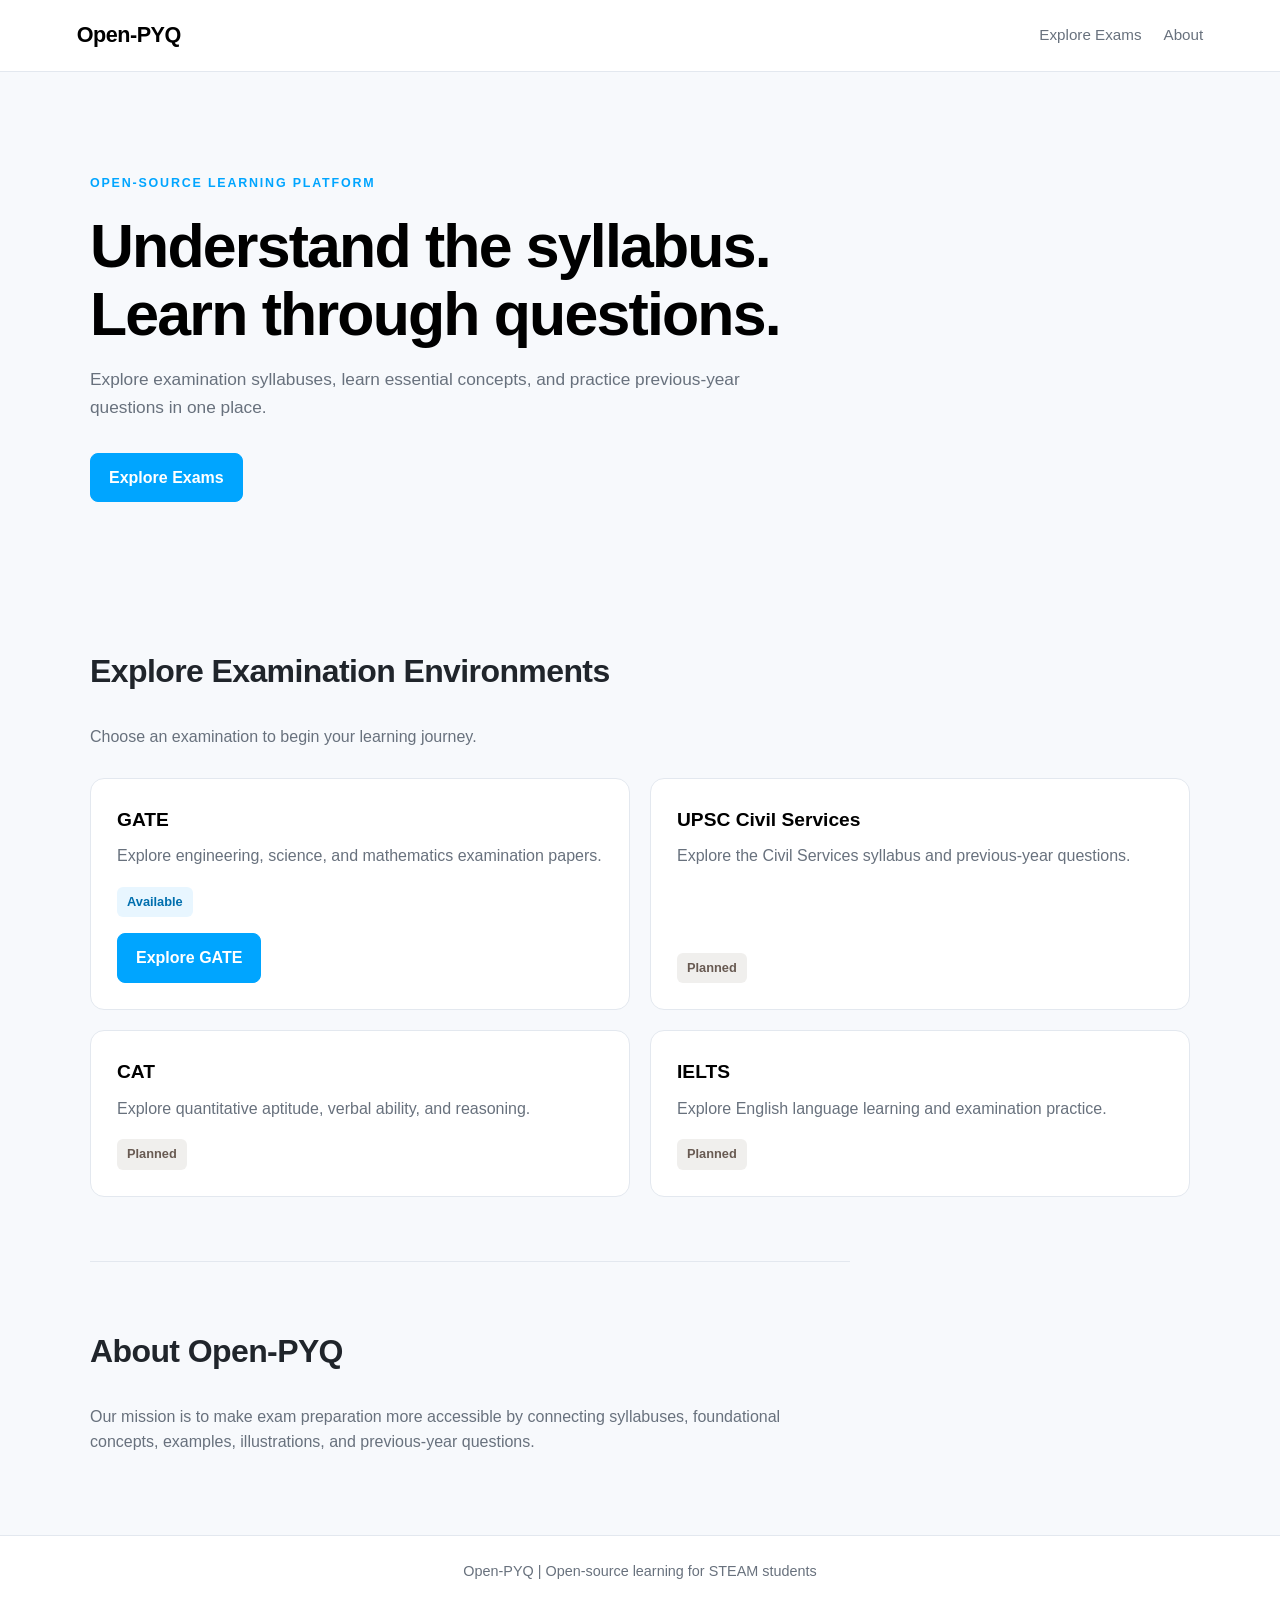
<file: index.html>
<!DOCTYPE html><html lang="en">
<head>
    <meta charset="UTF-8">
    <meta name="viewport" content="width=device-width, initial-scale=1.0"><meta name="description" content="Open-PYQ is an open-source, syllabus-driven learning and previous-year-question platform for STEAM students.">

<title>Open-PYQ | Learn Through Questions</title>

<link rel="stylesheet" href="assets/css/style.css">

</head><body>
    <header>
        <h2>Open-PYQ</h2>    <nav>
        <a href="#exams">Explore Exams</a>
        <a href="#about">About</a>
    </nav>
</header>

<main>
    <section class="hero">
        <p>OPEN-SOURCE LEARNING PLATFORM</p>

        <h1>Understand the syllabus.<br>Learn through questions.</h1>

        <p>
            Explore examination syllabuses, learn essential concepts,
            and practice previous-year questions in one place.
        </p>

        <a href="#exams" class="button">Explore Exams</a>
    </section>

    <section id="exams">
        <h2>Explore Examination Environments</h2>

        <p>Choose an examination to begin your learning journey.</p>

        <div id="exam-list">
            <p>Our examination environments are coming soon.</p>
        </div>
    </section>

    <section id="about">
        <h2>About Open-PYQ</h2>

        <p>
            Our mission is to make exam preparation more accessible
            by connecting syllabuses, foundational concepts, examples,
            illustrations, and previous-year questions.
        </p>
    </section>
</main>

<footer>
    <p>Open-PYQ | Open-source learning for STEAM students</p>
</footer>

<script src="assets/js/main.js"></script>
</body>
</html>
</file>
<file: assets/css/style.css>
/* =========================

1. Design System
   ========================= */

:root {
--primary: #00A5FF;
--accent: #FF5252;
--brown: #8D7467;
--black: #000000;
--background: #F7F9FC;
--surface: #FFFFFF;
--text: #20252B;
--muted: #68717D;
--border: #E3E8EF;
--radius: 14px;
--content-width: 1100px;
}

* {
  box-sizing: border-box;
  }

html {
scroll-behavior: smooth;
}

body {
margin: 0;
font-family: Arial, Helvetica, sans-serif;
background: var(--background);
color: var(--text);
line-height: 1.6;
}

a {
color: inherit;
text-decoration: none;
}

p {
color: var(--muted);
}

/* =========================
2. Header and Navigation
========================= */

header {
display: flex;
align-items: center;
justify-content: space-between;
gap: 20px;
padding: 18px 6%;
background: var(--surface);
border-bottom: 1px solid var(--border);
}

header h2 {
margin: 0;
color: var(--black);
font-size: 1.35rem;
letter-spacing: -0.5px;
}

nav {
display: flex;
flex-wrap: wrap;
gap: 22px;
}

nav a {
font-size: 0.95rem;
color: var(--muted);
}

nav a:hover,
nav a:focus-visible {
color: var(--primary);
}

/* =========================
3. Main Layout
========================= */

main {
width: min(100% - 40px, var(--content-width));
margin: 0 auto;
}

section {
padding: 64px 0;
}

section h2 {
margin-top: 0;
font-size: clamp(1.5rem, 4vw, 2rem);
letter-spacing: -0.6px;
}

/* =========================
4. Hero Section
========================= */

.hero {
padding: 90px 0 80px;
max-width: 780px;
}

.hero > p:first-child {
color: var(--primary);
font-size: 0.78rem;
font-weight: 700;
letter-spacing: 1.8px;
}

.hero h1 {
margin: 18px 0;
color: var(--black);
font-size: clamp(2.2rem, 6vw, 3.8rem);
line-height: 1.12;
letter-spacing: -1.8px;
}

.hero > p:not(:first-child) {
max-width: 650px;
font-size: 1.08rem;
}

/* =========================
5. Buttons
========================= */

.button {
display: inline-block;
margin-top: 14px;
padding: 11px 18px;
border: 1px solid var(--primary);
border-radius: 8px;
background: var(--primary);
color: var(--surface);
font-weight: 600;
text-align: center;
transition: background 0.2s ease;
}

.button:hover {
background: #0088D1;
border-color: #0088D1;
}

.button:focus-visible,
a:focus-visible {
outline: 3px solid var(--brown);
outline-offset: 3px;
}

/* =========================
6. Examination Cards
========================= */

#exam-list {
display: grid;
grid-template-columns: repeat(2, minmax(0, 1fr));
gap: 20px;
margin-top: 28px;
}

.exam-card {
display: flex;
flex-direction: column;
align-items: flex-start;
padding: 26px;
background: var(--surface);
border: 1px solid var(--border);
border-radius: var(--radius);
transition: border-color 0.2s ease, transform 0.2s ease;
}

.exam-card:hover {
border-color: var(--primary);
transform: translateY(-2px);
}

.exam-card h3 {
margin: 0 0 8px;
color: var(--black);
font-size: 1.2rem;
}

.exam-card p {
margin: 0 0 18px;
}

.exam-status {
display: inline-block;
margin-top: auto;
padding: 5px 10px;
border-radius: 6px;
font-size: 0.8rem;
font-weight: 700;
}

.status-available {
background: #E8F6FF;
color: #006FAE;
}

.status-planned {
background: #F0EFED;
color: #685A52;
}

.exam-card .button {
margin-top: 16px;
}

/* =========================
7. About Section
========================= */

#about {
max-width: 760px;
border-top: 1px solid var(--border);
}

#about p {
max-width: 700px;
}

/* =========================
8. Footer
========================= */

footer {
padding: 24px 20px;
border-top: 1px solid var(--border);
background: var(--surface);
text-align: center;
}

footer p {
margin: 0;
font-size: 0.9rem;
}

/* =========================
9. Responsive Layout
========================= */

@media (max-width: 650px) {
header {
align-items: flex-start;
flex-direction: column;
padding: 18px 20px;
}

nav {
    gap: 18px;
}

main {
    width: calc(100% - 32px);
}

section {
    padding: 44px 0;
}

.hero {
    padding: 60px 0 48px;
}

.hero h1 {
    letter-spacing: -1px;
}

#exam-list {
    grid-template-columns: 1fr;
}

.exam-card {
    padding: 22px;
}

}
</file>
